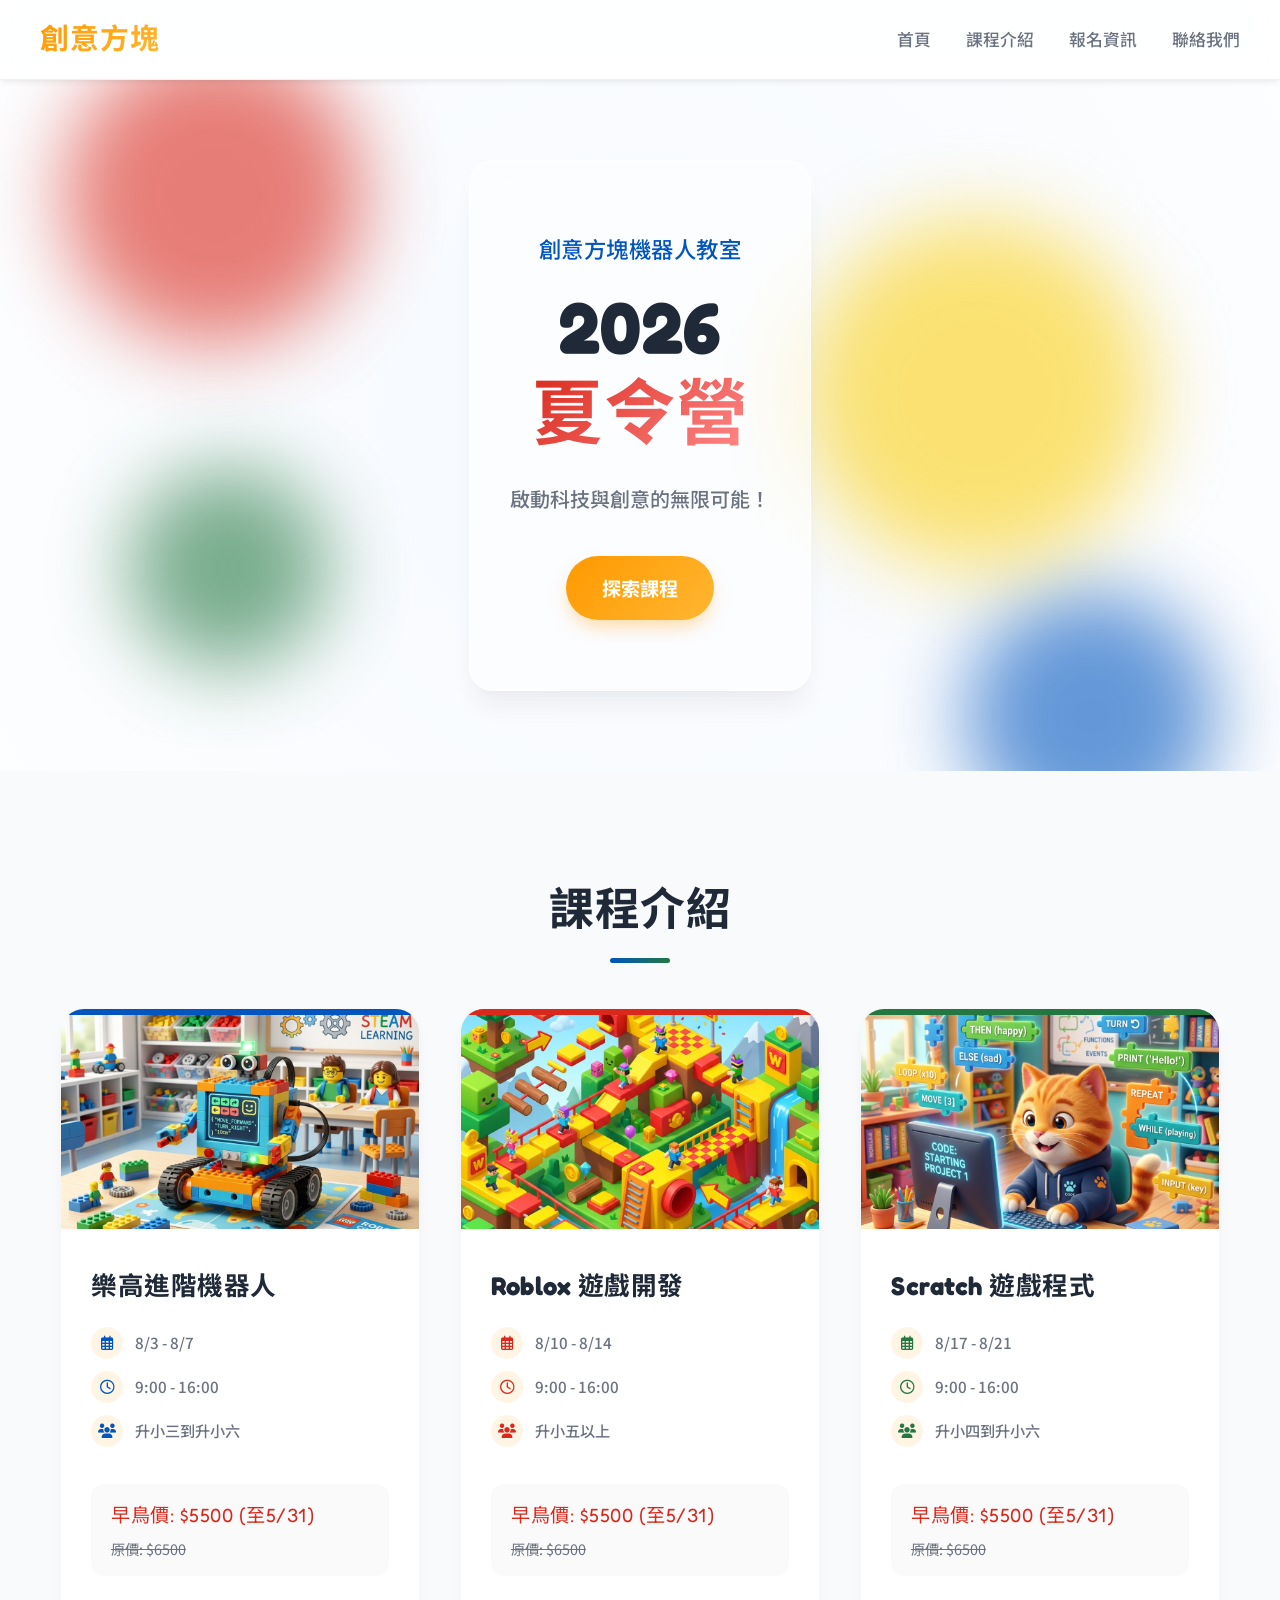
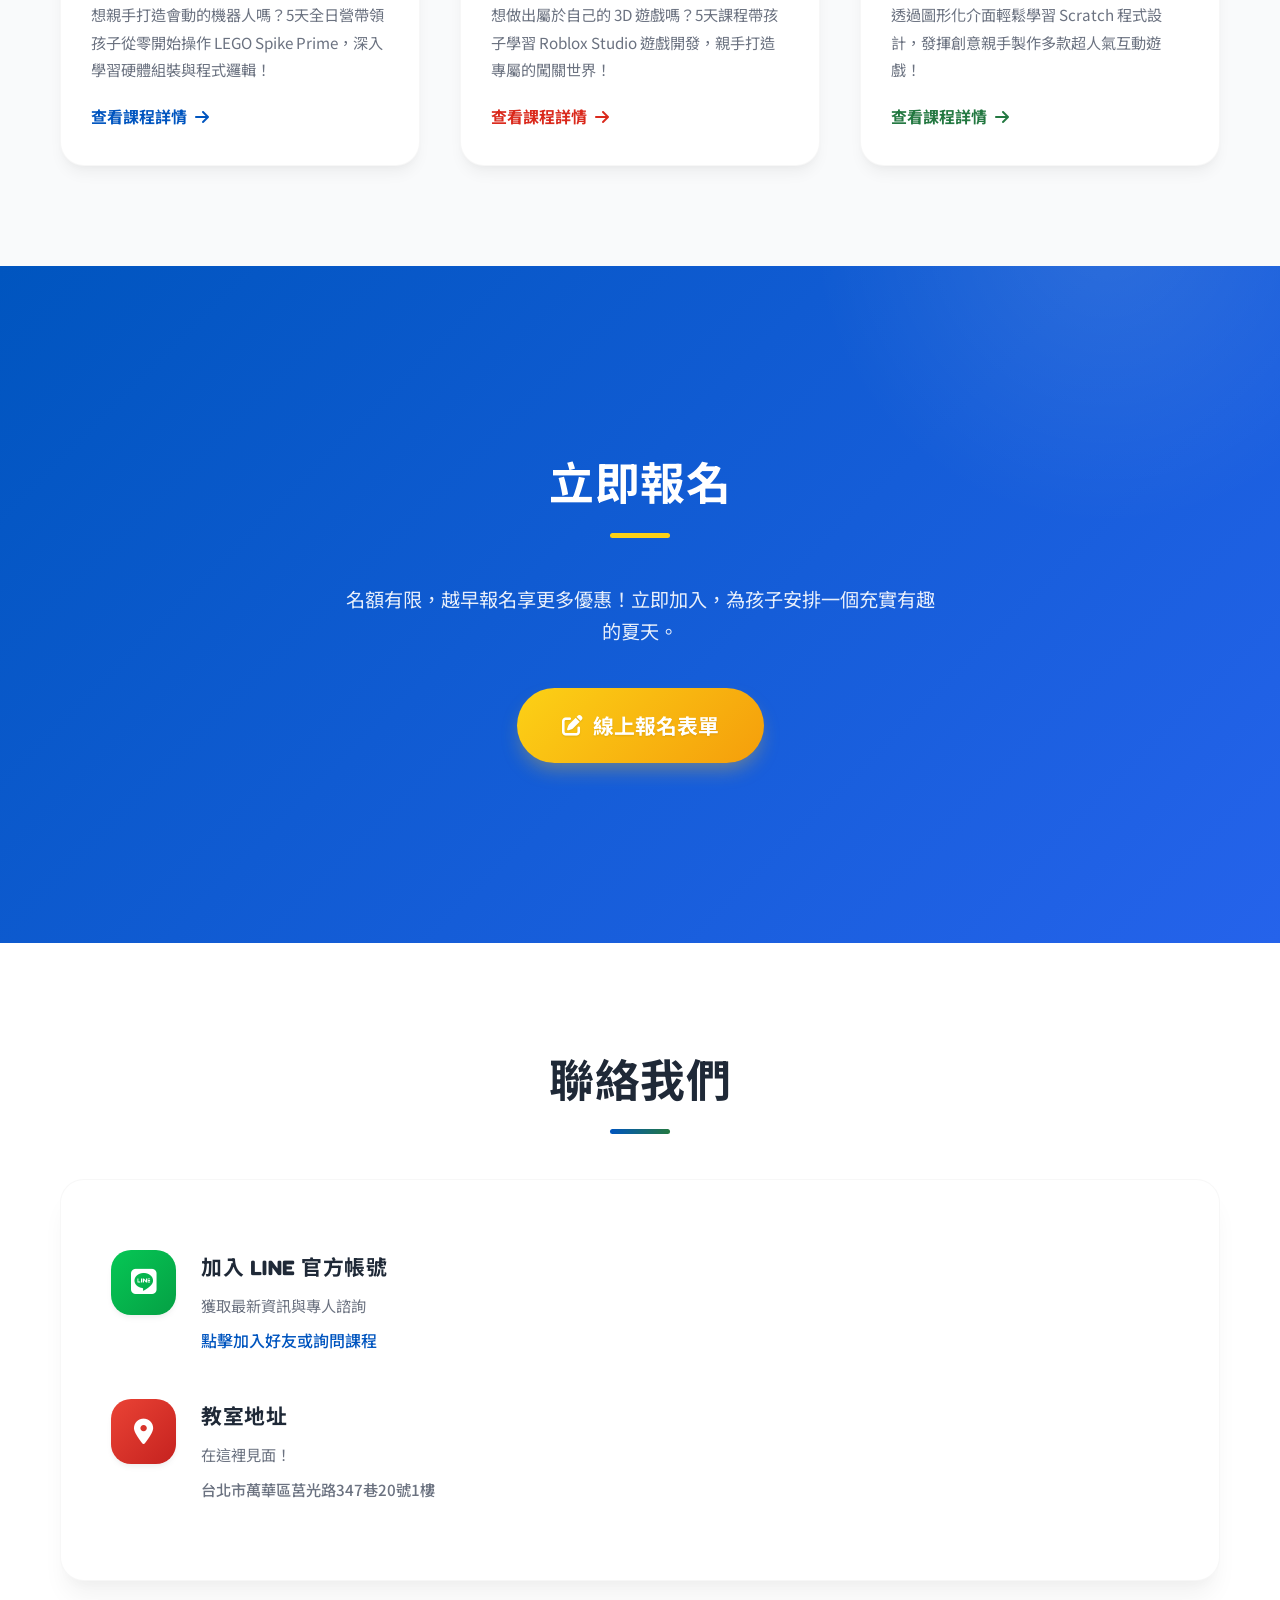
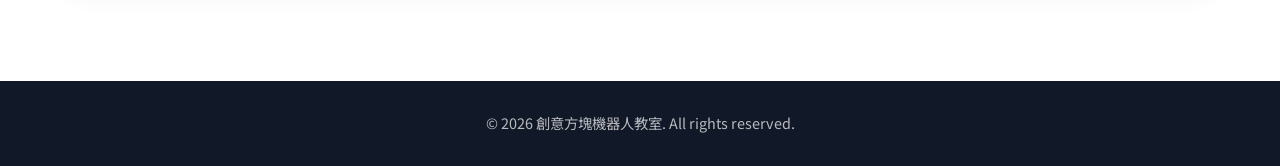
<file: index.html>
<!DOCTYPE html>
<html lang="zh-TW">
<head>
    <meta charset="UTF-8">
    <meta name="viewport" content="width=device-width, initial-scale=1.0">
    <title>創意方塊機器人教室 - 2026夏令營</title>
    <link rel="stylesheet" href="style.css">
    <link href="https://fonts.googleapis.com/css2?family=Fredoka+One&family=Noto+Sans+TC:wght@400;700;900&display=swap" rel="stylesheet">
    <link rel="stylesheet" href="https://cdnjs.cloudflare.com/ajax/libs/font-awesome/6.4.0/css/all.min.css">
    <!-- Meta details for SEO -->
    <meta name="description" content="創意方塊機器人教室 2026夏令營，提供樂高進階機器人、Roblox遊戲開發、Scratch遊戲程式等多豐富活動。">
    <!-- Facebook Pixel Code -->
    <script>
    !function(f,b,e,v,n,t,s)
    {if(f.fbq)return;n=f.fbq=function(){n.callMethod?
    n.callMethod.apply(n,arguments):n.queue.push(arguments)};
    if(!f._fbq)f._fbq=n;n.push=n;n.loaded=!0;n.version='2.0';
    n.queue=[];t=b.createElement(e);t.async=!0;
    t.src=v;s=b.getElementsByTagName(e)[0];
    s.parentNode.insertBefore(t,s)}(window,document,'script',
    'https://connect.facebook.net/en_US/fbevents.js');
     fbq('init', '1451140042361898'); 
    fbq('track', 'PageView');
    </script>
    <noscript>
     <img height="1" width="1" style="display:none"
    src="https://www.facebook.com/tr?id=1451140042361898&ev=PageView&noscript=1"/>
    </noscript>
    <!-- End Facebook Pixel Code -->
</head>
<body>

    <!-- Sticky Navigation -->
    <nav class="navbar">
        <div class="nav-container">
            <h1 class="logo">創意方塊</h1>
            <ul class="nav-links">
                <li><a href="#home">首頁</a></li>
                <li><a href="#courses">課程介紹</a></li>
                <li><a href="#register">報名資訊</a></li>
                <li><a href="#contact">聯絡我們</a></li>
            </ul>
        </div>
    </nav>

    <!-- Hero Section -->
    <section id="home" class="hero">
        <div class="hero-content">
            <h2 class="subtitle">創意方塊機器人教室</h2>
            <h1 class="title">2026<br><span>夏令營</span></h1>
            <p class="tagline">啟動科技與創意的無限可能！</p>
            <a href="#courses" class="btn btn-primary btn-large">探索課程</a>
        </div>
        <!-- Decorative Lego Bricks -->
        <div class="brick brick-red brick-1"></div>
        <div class="brick brick-blue brick-2"></div>
        <div class="brick brick-yellow brick-3"></div>
        <div class="brick brick-green brick-4"></div>
    </section>

    <!-- Courses Section -->
    <section id="courses" class="courses">
        <div class="section-container">
            <h2 class="section-title">課程介紹</h2>
            
            <div class="cards-grid">
                <!-- Course 1 -->
                <a href="course-robotics.html" class="course-card card-blue">
                    <div class="card-img-wrapper" id="img-robotics">
                        <img src="images/robotics.png" alt="樂高進階機器人">
                    </div>
                    <div class="card-content">
                        <h3>樂高進階機器人</h3>
                        <ul class="course-info">
                            <li><i class="fa-regular fa-calendar-days"></i> 8/3 - 8/7</li>
                            <li><i class="fa-regular fa-clock"></i> 9:00 - 16:00</li>
                            <li><i class="fa-solid fa-users"></i> 升小三到升小六</li>
                        </ul>
                        <div class="price">
                            <span class="early-bird">早鳥價: $5500 (至5/31)</span>
                            <span class="original">原價: $6500</span>
                        </div>
                        <p class="description">
                            想親手打造會動的機器人嗎？5天全日營帶領孩子從零開始操作 LEGO Spike Prime，深入學習硬體組裝與程式邏輯！
                        </p>
                        <div class="card-action">查看課程詳情 <i class="fa-solid fa-arrow-right"></i></div>
                    </div>
                </a>

                <!-- Course 2 -->
                <a href="course-roblox.html" class="course-card card-red">
                    <div class="card-img-wrapper" id="img-roblox">
                        <img src="images/roblox.png" alt="Roblox 遊戲開發">
                    </div>
                    <div class="card-content">
                        <h3>Roblox 遊戲開發</h3>
                        <ul class="course-info">
                            <li><i class="fa-regular fa-calendar-days"></i> 8/10 - 8/14</li>
                            <li><i class="fa-regular fa-clock"></i> 9:00 - 16:00</li>
                            <li><i class="fa-solid fa-users"></i> 升小五以上</li>
                        </ul>
                        <div class="price">
                            <span class="early-bird">早鳥價: $5500 (至5/31)</span>
                            <span class="original">原價: $6500</span>
                        </div>
                        <p class="description">
                            想做出屬於自己的 3D 遊戲嗎？5天課程帶孩子學習 Roblox Studio 遊戲開發，親手打造專屬的闖關世界！
                        </p>
                        <div class="card-action">查看課程詳情 <i class="fa-solid fa-arrow-right"></i></div>
                    </div>
                </a>

                <!-- Course 3 -->
                <a href="course-scratch.html" class="course-card card-green">
                    <div class="card-img-wrapper" id="img-scratch">
                        <img src="images/scratch.png" alt="Scratch 遊戲程式">
                    </div>
                    <div class="card-content">
                        <h3>Scratch 遊戲程式</h3>
                        <ul class="course-info">
                            <li><i class="fa-regular fa-calendar-days"></i> 8/17 - 8/21</li>
                            <li><i class="fa-regular fa-clock"></i> 9:00 - 16:00</li>
                            <li><i class="fa-solid fa-users"></i> 升小四到升小六</li>
                        </ul>
                        <div class="price">
                            <span class="early-bird">早鳥價: $5500 (至5/31)</span>
                            <span class="original">原價: $6500</span>
                        </div>
                        <p class="description">
                            透過圖形化介面輕鬆學習 Scratch 程式設計，發揮創意親手製作多款超人氣互動遊戲！
                        </p>
                        <div class="card-action">查看課程詳情 <i class="fa-solid fa-arrow-right"></i></div>
                    </div>
                </a>

            </div>
        </div>
    </section>

    <!-- Registration Section -->
    <section id="register" class="register">
        <div class="section-container text-center">
            <h2 class="section-title">立即報名</h2>
            <p>名額有限，越早報名享更多優惠！立即加入，為孩子安排一個充實有趣的夏天。</p>
            <a href="https://forms.gle/Cyem3i9cvwZY5Ler5" target="_blank" rel="noopener noreferrer" class="btn btn-yellow btn-jumbo pulse-animation">
                <i class="fa-solid fa-pen-to-square"></i> 線上報名表單
            </a>
        </div>
    </section>

    <!-- Contact Section -->
    <section id="contact" class="contact">
        <div class="section-container">
            <h2 class="section-title">聯絡我們</h2>
            
            <div class="contact-grid">
                <div class="contact-info">
                    <div class="info-item">
                        <div class="icon-wrapper bg-green">
                            <i class="fa-brands fa-line"></i>
                        </div>
                        <div>
                            <h4>加入 LINE 官方帳號</h4>
                            <p>獲取最新資訊與專人諮詢</p>
                            <a href="https://lin.ee/r2JlDBU" target="_blank" class="contact-link">點擊加入好友或詢問課程</a>
                        </div>
                    </div>
                    
                    <div class="info-item">
                        <div class="icon-wrapper bg-red">
                            <i class="fa-solid fa-location-dot"></i>
                        </div>
                        <div>
                            <h4>教室地址</h4>
                            <p>在這裡見面！</p>
                            <p class="address-text">台北市萬華區莒光路347巷20號1樓</p>
                        </div>
                    </div>
                </div>

                <!-- Google Map Embed -->
                <div class="map-container">
                    <iframe 
                        src="https://maps.google.com/maps?q=台北市萬華區莒光路347巷20號1樓&t=&z=15&ie=UTF8&iwloc=&output=embed" 
                        width="100%" 
                        height="300" 
                        style="border:0;" 
                        allowfullscreen="" 
                        loading="lazy" 
                        referrerpolicy="no-referrer-when-downgrade">
                    </iframe>
                </div>
            </div>
        </div>
    </section>

    <footer class="footer">
        <p>&copy; 2026 創意方塊機器人教室. All rights reserved.</p>
    </footer>

    <script src="script.js"></script>
</body>
</html>
</file>
<file: style.css>
@import url('https://fonts.googleapis.com/css2?family=Fredoka+One&family=Noto+Sans+TC:wght@400;500;700;900&display=swap');

:root {
    --primary-color: #FF9900;
    --primary-light: rgba(255, 153, 0, 0.1);

    /* Classic Vibrant Lego Colors */
    --lego-red: #da291c;
    --lego-blue: #0055bf;
    --lego-yellow: #fcd116;
    --lego-green: #237841;
    --lego-white: #FFFFFF;
    
    /* Backgrounds & Text */
    --bg-light: #F9FAFB;
    --bg-white: #FFFFFF;
    --text-primary: #1F2937;
    --text-secondary: #6B7280;
    
    /* Modern Shadows */
    --shadow-sm: 0 4px 6px -1px rgba(0, 0, 0, 0.05), 0 2px 4px -1px rgba(0, 0, 0, 0.03);
    --shadow-md: 0 10px 15px -3px rgba(0, 0, 0, 0.05), 0 4px 6px -2px rgba(0, 0, 0, 0.025);
    --shadow-lg: 0 20px 25px -5px rgba(0, 0, 0, 0.05), 0 10px 10px -5px rgba(0, 0, 0, 0.02);
    --shadow-hover: 0 25px 35px -5px rgba(0, 0, 0, 0.1), 0 15px 15px -5px rgba(0, 0, 0, 0.05);
    
    --border-radius-main: 24px;
    --border-radius-sm: 12px;
}

* {
    margin: 0;
    padding: 0;
    box-sizing: border-box;
}

body {
    font-family: 'Noto Sans TC', sans-serif;
    background-color: var(--bg-light);
    color: var(--text-primary);
    line-height: 1.7;
    overflow-x: hidden;
    -webkit-font-smoothing: antialiased;
}

h1, h2, h3, h4, .logo, .early-bird {
    font-family: 'Fredoka One', 'Noto Sans TC', sans-serif;
    letter-spacing: 0.5px;
}

/* Typography Utility */
.text-center { text-align: center; }

/* Sticky Navigation (Glassmorphism) */
.navbar {
    position: sticky;
    top: 0;
    background: rgba(255, 255, 255, 0.85);
    backdrop-filter: blur(12px);
    -webkit-backdrop-filter: blur(12px);
    z-index: 1000;
    padding: 15px 20px;
    border-bottom: 1px solid rgba(0,0,0,0.05);
    box-shadow: var(--shadow-sm);
}

.nav-container {
    max-width: 1200px;
    margin: 0 auto;
    display: flex;
    justify-content: space-between;
    align-items: center;
}

.logo {
    font-size: 1.8rem;
    color: var(--lego-red);
    letter-spacing: 1px;
    background: linear-gradient(135deg, var(--primary-color), #FFB732);
    -webkit-background-clip: text;
    -webkit-text-fill-color: transparent;
}

.nav-links {
    list-style: none;
    display: flex;
    gap: 35px;
}

.nav-links li a {
    text-decoration: none;
    color: var(--text-secondary);
    font-weight: 500;
    font-size: 1.05rem;
    position: relative;
    transition: color 0.3s ease;
}

.nav-links li a:hover {
    color: var(--lego-blue);
}

.nav-links li a::after {
    content: '';
    position: absolute;
    width: 0;
    height: 3px;
    bottom: -6px;
    left: 50%;
    transform: translateX(-50%);
    background-color: var(--lego-blue);
    border-radius: 3px;
    transition: width 0.3s ease;
}

.nav-links li a:hover::after {
    width: 100%;
}

/* Master Button Style */
.btn {
    display: inline-flex;
    align-items: center;
    justify-content: center;
    gap: 10px;
    padding: 14px 28px;
    border-radius: 50px;
    text-decoration: none;
    font-family: 'Noto Sans TC', sans-serif;
    font-weight: 700;
    font-size: 1.1rem;
    cursor: pointer;
    border: none;
    transition: all 0.3s cubic-bezier(0.4, 0, 0.2, 1);
}

.btn-primary { 
    background: linear-gradient(135deg, var(--primary-color) 0%, #FFB732 100%); 
    color: var(--lego-white); 
    box-shadow: 0 10px 20px -5px rgba(255, 153, 0, 0.4);
}
.btn-primary:hover {
    transform: translateY(-3px);
    box-shadow: 0 15px 25px -5px rgba(255, 153, 0, 0.5);
}

.btn-yellow { 
    background: linear-gradient(135deg, var(--lego-yellow) 0%, #F59E0B 100%); 
    color: var(--lego-white);
    text-shadow: 0px 1px 2px rgba(0,0,0,0.1);
    box-shadow: 0 10px 20px -5px rgba(251, 191, 36, 0.4);
}
.btn-yellow:hover {
    transform: translateY(-3px);
    box-shadow: 0 15px 25px -5px rgba(251, 191, 36, 0.5);
}

.btn-large { padding: 16px 36px; font-size: 1.2rem; }
.btn-jumbo { padding: 20px 45px; font-size: 1.3rem; }

/* Pulse Animation for CTA */
@keyframes pulse {
    0% { transform: scale(1); box-shadow: 0 10px 20px -5px rgba(251, 191, 36, 0.4); }
    50% { transform: scale(1.05); box-shadow: 0 15px 30px -5px rgba(251, 191, 36, 0.6); }
    100% { transform: scale(1); box-shadow: 0 10px 20px -5px rgba(251, 191, 36, 0.4); }
}

.pulse-animation {
    animation: pulse 2s infinite cubic-bezier(0.4, 0, 0.2, 1);
}

/* Sections Global */
.section-container {
    max-width: 1200px;
    margin: 0 auto;
    padding: 100px 20px;
}

.section-title {
    text-align: center;
    font-size: 2.8rem;
    margin-bottom: 60px;
    color: var(--text-primary);
    position: relative;
}

.section-title::after {
    content: '';
    position: absolute;
    width: 60px;
    height: 5px;
    background: linear-gradient(90deg, var(--lego-blue), var(--lego-green));
    bottom: -15px;
    left: 50%;
    transform: translateX(-50%);
    border-radius: 5px;
}

/* Hero Section */
.hero {
    position: relative;
    background-color: var(--bg-white);
    padding: 80px 20px;
    text-align: center;
    overflow: hidden;
    display: flex;
    justify-content: center;
    align-items: center;
}

.hero::before {
    content: '';
    position: absolute;
    top: 50%;
    left: 50%;
    transform: translate(-50%, -50%);
    width: 150vw;
    height: 150vw;
    background: radial-gradient(circle, rgba(59, 130, 246, 0.05) 0%, rgba(255, 255, 255, 0) 70%);
    z-index: 0;
    pointer-events: none;
}

.hero-content {
    position: relative;
    z-index: 10;
    max-width: 800px;
    margin: 0 auto;
    background: rgba(255, 255, 255, 0.6);
    backdrop-filter: blur(20px);
    -webkit-backdrop-filter: blur(20px);
    padding: 70px 40px;
    border-radius: var(--border-radius-main);
    box-shadow: var(--shadow-lg);
    border: 1px solid rgba(255,255,255,0.8);
}

.hero .subtitle {
    font-size: 1.4rem;
    color: var(--lego-blue);
    margin-bottom: 15px;
    font-weight: 500;
}

.hero .title {
    font-size: 4.5rem;
    line-height: 1.2;
    margin-bottom: 25px;
    color: var(--text-primary);
}

.hero .title span {
    background: linear-gradient(135deg, var(--lego-red), #FF8A8A);
    -webkit-background-clip: text;
    -webkit-text-fill-color: transparent;
}

.hero .tagline {
    font-size: 1.25rem;
    font-weight: 500;
    margin-bottom: 40px;
    color: var(--text-secondary);
}

/* Decorative Orbs (Reused .brick class for easy HTML integration) */
.brick {
    position: absolute;
    border-radius: 50%;
    filter: blur(40px);
    opacity: 0.6;
    z-index: 1;
    animation: float 8s ease-in-out infinite;
}

.brick::before, .brick::after { display: none; }

.brick-red { background-color: var(--lego-red); width: 300px; height: 300px; }
.brick-blue { background-color: var(--lego-blue); width: 250px; height: 250px; }
.brick-yellow { background-color: var(--lego-yellow); width: 350px; height: 350px; }
.brick-green { background-color: var(--lego-green); width: 200px; height: 200px; }

.brick-1 { top: -5%; left: 5%; animation-delay: 0s; }
.brick-2 { bottom: -10%; right: 5%; animation-delay: -2s; }
.brick-3 { top: 20%; right: 10%; animation-delay: -4s; }
.brick-4 { bottom: 15%; left: 10%; animation-delay: -6s; }

@keyframes float {
    0% { transform: translateY(0) scale(1); }
    50% { transform: translateY(-30px) scale(1.05); }
    100% { transform: translateY(0) scale(1); }
}

/* Courses Section */
.courses {
    background-color: var(--bg-light);
}

.cards-grid {
    display: grid;
    grid-template-columns: repeat(auto-fit, minmax(320px, 1fr));
    gap: 40px;
}

.course-card {
    background: var(--bg-white);
    border-radius: var(--border-radius-main);
    overflow: hidden;
    box-shadow: var(--shadow-md);
    transition: all 0.4s cubic-bezier(0.4, 0, 0.2, 1);
    display: flex;
    flex-direction: column;
    border: 1px solid rgba(0,0,0,0.03);
    position: relative;
    text-decoration: none;
    cursor: pointer;
}

.course-card::before {
    content: '';
    position: absolute;
    top: 0;
    left: 0;
    width: 100%;
    height: 6px;
    z-index: 2;
}
.card-blue::before { background: var(--lego-blue); }
.card-red::before { background: var(--lego-red); }
.card-green::before { background: var(--lego-green); }

.course-card:hover {
    transform: translateY(-12px);
    box-shadow: var(--shadow-hover);
}

.card-img-wrapper {
    height: 220px;
    background-color: #f0f4f8;
    position: relative;
    overflow: hidden;
}

.card-img-wrapper img {
    width: 100%;
    height: 100%;
    object-fit: cover;
    transition: transform 0.6s cubic-bezier(0.4, 0, 0.2, 1);
}

.course-card:hover .card-img-wrapper img {
    transform: scale(1.08);
}

.card-content {
    padding: 35px 30px;
    display: flex;
    flex-direction: column;
    flex-grow: 1;
}

.card-content h3 {
    font-size: 1.6rem;
    margin-bottom: 20px;
    color: var(--text-primary);
}

.course-info {
    list-style: none;
    margin-bottom: 25px;
}

.course-info li {
    margin-bottom: 12px;
    display: flex;
    align-items: center;
    gap: 12px;
    color: var(--text-secondary);
    font-size: 0.95rem;
    font-weight: 500;
}

.course-info i {
    width: 32px;
    height: 32px;
    display: flex;
    justify-content: center;
    align-items: center;
    background: var(--primary-light);
    border-radius: 50%;
    color: var(--text-primary);
    font-size: 0.9rem;
}

.card-blue .course-info i { color: var(--lego-blue); background: var(--primary-light); }
.card-red .course-info i { color: var(--lego-red); background: var(--primary-light); }
.card-green .course-info i { color: var(--lego-green); background: var(--primary-light); }

.price {
    background: rgba(0,0,0,0.02);
    padding: 15px 20px;
    border-radius: var(--border-radius-sm);
    margin-bottom: 25px;
    display: flex;
    flex-direction: column;
    gap: 5px;
}

.early-bird {
    color: var(--lego-red);
    font-size: 1.2rem;
}

.original {
    text-decoration: line-through;
    color: var(--text-secondary);
    font-size: 0.9rem;
}

.description {
    color: var(--text-secondary);
    font-size: 0.95rem;
    flex-grow: 1;
    line-height: 1.8;
}

.card-action {
    margin-top: 20px;
    font-weight: 700;
    font-size: 1rem;
    display: flex;
    align-items: center;
    gap: 8px;
    transition: gap 0.3s ease;
}

.course-card:hover .card-action {
    gap: 12px;
}

.card-blue .card-action { color: var(--lego-blue); }
.card-red .card-action { color: var(--lego-red); }
.card-green .card-action { color: var(--lego-green); }

/* Registration Section */
.register {
    background: linear-gradient(135deg, var(--lego-blue) 0%, #2563EB 100%);
    color: var(--lego-white);
    padding: 80px 0;
    position: relative;
    overflow: hidden;
}

.register::before {
    content: '';
    position: absolute;
    top: -50%;
    right: -10%;
    width: 600px;
    height: 600px;
    background: radial-gradient(circle, rgba(255,255,255,0.1) 0%, rgba(255,255,255,0) 70%);
    border-radius: 50%;
}

.register .section-title {
    color: var(--lego-white);
}

.register .section-title::after {
    background: var(--lego-yellow);
}

.register p {
    font-size: 1.2rem;
    margin-bottom: 40px;
    opacity: 0.9;
    max-width: 600px;
    margin-left: auto;
    margin-right: auto;
    text-align: center;
}

/* Contact Section */
.contact {
    background-color: var(--bg-white);
}

.contact-grid {
    display: grid;
    grid-template-columns: 1fr 1fr;
    gap: 0;
    background: var(--bg-white);
    border-radius: var(--border-radius-main);
    box-shadow: var(--shadow-lg);
    overflow: hidden;
    border: 1px solid rgba(0,0,0,0.03);
}

.contact-info {
    padding: 60px 50px;
    display: flex;
    flex-direction: column;
    justify-content: center;
    gap: 45px;
}

.info-item {
    display: flex;
    align-items: flex-start;
    gap: 25px;
}

.icon-wrapper {
    width: 65px;
    height: 65px;
    border-radius: 20px;
    display: flex;
    justify-content: center;
    align-items: center;
    font-size: 1.6rem;
    color: var(--lego-white);
    flex-shrink: 0;
    box-shadow: var(--shadow-sm);
}

.bg-green { background: linear-gradient(135deg, #06C755, #05A044); }
.bg-red { background: linear-gradient(135deg, #EA4335, #C5221F); }

.info-item h4 {
    font-size: 1.3rem;
    margin-bottom: 8px;
    color: var(--text-primary);
}

.info-item p {
    color: var(--text-secondary);
    margin-bottom: 8px;
    font-size: 0.95rem;
}

/* Schedule Table */
.schedule-container {
    margin-top: 60px;
    margin-bottom: 20px;
    overflow-x: auto;
    border-radius: var(--border-radius-sm);
    box-shadow: var(--shadow-sm);
    border: 1px solid rgba(0,0,0,0.05);
}

.schedule-table {
    width: 100%;
    table-layout: fixed;
    border-collapse: collapse;
    min-width: 650px;
    background: var(--bg-white);
}

.schedule-table th, .schedule-table td {
    padding: 15px;
    border: 1px solid rgba(0,0,0,0.05);
    font-size: 0.95rem;
}

.schedule-table th {
    background-color: #F3F4F6;
    color: var(--text-primary);
    font-weight: 700;
    text-align: center;
}

.schedule-table td {
    color: var(--text-secondary);
    text-align: left;
    vertical-align: top;
}

.schedule-table .time-col {
    font-weight: 700;
    color: var(--text-primary);
    background-color: #F9FAFB;
    width: 60px;
    padding: 15px 10px;
    text-align: center;
    vertical-align: middle;
}

.schedule-table .break-row td {
    background-color: #F9FAFB;
    font-weight: 700;
    letter-spacing: 2px;
    color: var(--text-primary);
    padding: 10px;
    text-align: center;
    vertical-align: middle;
}

.contact-link, .address-text {
    font-weight: 500;
    color: var(--lego-blue);
    text-decoration: none;
    font-size: 1rem;
    display: inline-block;
}

.contact-link:hover {
    text-decoration: underline;
}

.address-text {
    color: var(--text-primary);
}

.map-container {
    height: 100%;
    min-height: 400px;
}

.map-container iframe {
    width: 100%;
    height: 100%;
    filter: grayscale(10%) contrast(1.05);
}

/* Footer */
.footer {
    background-color: #111827;
    color: rgba(255,255,255,0.7);
    text-align: center;
    padding: 30px 20px;
    font-size: 0.9rem;
}

/* Responsive */
@media (max-width: 992px) {
    .contact-grid {
        grid-template-columns: 1fr;
    }
    .map-container {
        border-top: 1px solid rgba(0,0,0,0.05);
    }
    .hero .title {
        font-size: 3.5rem;
    }
}

@media (max-width: 768px) {
    .hero {
        padding: 100px 20px;
    }
    .nav-links {
        display: none;
    }
    .hero-content {
        padding: 40px 25px;
    }
    .hero .title {
        font-size: 2.8rem;
    }
    .section-title {
        font-size: 2.2rem;
    }
    .contact-info {
        padding: 40px 30px;
    }
    .brick { display: none; }
}

.course-logistics {
    background: #F9FAFB;
    border-radius: var(--border-radius-main);
    padding: 30px;
    margin-top: 40px;
    margin-bottom: 40px;
    border-left: 5px solid var(--lego-blue);
}
.course-logistics h4 {
    color: var(--text-primary);
    font-size: 1.15rem;
    margin-bottom: 15px;
    margin-top: 25px;
}
.course-logistics h4:first-child {
    margin-top: 0;
}
.course-logistics h4 i {
    margin-right: 10px;
}
.course-logistics p {
    color: var(--text-secondary);
    line-height: 1.8;
    margin-bottom: 0;
    font-size: 1.05rem;
}
.warning-text {
    color: #e63946 !important;
    font-size: 0.95rem !important;
    margin-top: 15px !important;
    background: rgba(230, 57, 70, 0.05);
    padding: 12px 18px;
    border-radius: 8px;
    display: inline-block;
}


/* Mobile Responsive Course Schedule Improvements */
.tab-scroll-hint {
    display: none;
}

@media (max-width: 600px) {
    .tab-scroll-hint {
        display: flex;
        justify-content: center;
        align-items: center;
        color: var(--text-secondary);
        font-size: 0.95rem;
        margin-bottom: 15px;
        background: rgba(255, 153, 0, 0.1);
        padding: 8px 16px;
        border-radius: 50px;
        width: fit-content;
        margin-left: auto;
        margin-right: auto;
        font-weight: 500;
    }
    .tab-scroll-hint i {
        color: var(--primary-color);
        font-size: 1.1rem;
    }
    .tab-scroll-hint i.fa-angles-left {
        margin-right: 8px;
        animation: swipeLeft 1.5s infinite ease-in-out;
    }
    .tab-scroll-hint i.fa-angles-right {
        margin-left: 8px;
        animation: swipeRight 1.5s infinite ease-in-out;
    }
}

@keyframes swipeLeft {
    0%, 100% { transform: translateX(0); }
    50% { transform: translateX(-5px); }
}
@keyframes swipeRight {
    0%, 100% { transform: translateX(0); }
    50% { transform: translateX(5px); }
}

@media (max-width: 850px) {
    .mobile-scroll-hint { display: block; }
    .schedule-container {
        margin-top: 10px !important;
        -webkit-overflow-scrolling: touch;
        box-shadow: none;
        border-right: 1px solid rgba(0,0,0,0.05); /* helps define edge during scrolling */
    }
    .schedule-table {
        min-width: 750px; 
    }
    .course-logistics {
        padding: 20px;
        margin-top: 30px;
        margin-bottom: 30px;
    }
    .course-logistics h4 {
        font-size: 1.1rem;
    }
    .course-logistics p {
        font-size: 1rem;
    }
}


/* Layout blowout fix for mobile tables */
.content-grid,
.course-article,
.schedule-container {
    min-width: 0;
    max-width: 100%;
}


/* ULTIMATE MOBILE BLOWOUT FIX */
html, body {
    overflow-x: hidden;
    max-width: 100vw;
}

body.course-page, 
.course-detail,
.content-grid,
.course-article,
.schedule-container {
    min-width: 0 !important;
    max-width: 100vw !important;
}

.course-detail {
    width: 100%;
}

.course-article {
    width: 100%;
    overflow-x: hidden; /* Clamp any leakage escaping from schedule-table */
}

/* Ensure the table container handles its own scrolling bounded to 100vw minus paddings */
.schedule-container {
    width: 100%;
    overflow-x: auto !important;
    -webkit-overflow-scrolling: touch;
}

/* Ensure hero image scales correctly without blowing out */
.hero-img {
    max-width: 100%;
}


/* Modern Tabs System */
.modern-tabs {
    margin-top: 30px;
    background: #fff;
    border-radius: 12px;
    box-shadow: 0 4px 15px rgba(0,0,0,0.05);
    border: 1px solid rgba(0,0,0,0.05);
    overflow: hidden;
}

.tab-nav {
    display: flex;
    background: #F9FAFB;
    border-bottom: 2px solid var(--primary-color);
    overflow-x: auto;
    -webkit-overflow-scrolling: touch;
    white-space: nowrap;
}

/* Hide scrollbar for a cleaner look */
.tab-nav::-webkit-scrollbar {
    display: none;
}
.tab-nav {
    -ms-overflow-style: none;
    scrollbar-width: none;
}

.tab-btn {
    padding: 16px 24px;
    cursor: pointer;
    border: none;
    background: transparent;
    color: var(--text-secondary);
    font-size: 1.05rem;
    font-weight: 700;
    font-family: inherit;
    transition: all 0.3s ease;
    flex-grow: 1;
    text-align: center;
    position: relative;
    border-right: 1px solid rgba(0,0,0,0.05);
}

.tab-btn:hover {
    background: rgba(0, 95, 158, 0.05);
    color: var(--primary-color);
}

.tab-btn.active {
    background: #fff;
    color: var(--primary-color);
}

.tab-btn.active::after {
    content: '';
    position: absolute;
    bottom: -2px;
    left: 0;
    width: 100%;
    height: 4px;
    background: var(--primary-color);
    border-radius: 4px 4px 0 0;
}

.tab-content {
    display: none;
    padding: 30px;
    animation: fadeIn 0.4s ease;
}

.tab-content.active {
    display: block;
}

@keyframes fadeIn {
    from { opacity: 0; transform: translateY(5px); }
    to { opacity: 1; transform: translateY(0); }
}

.time-block {
    margin-bottom: 25px;
    padding-bottom: 25px;
    border-bottom: 1px solid rgba(0,0,0,0.05);
}

.time-block:last-child {
    margin-bottom: 0;
    padding-bottom: 0;
    border-bottom: none;
}

.badge {
    display: inline-block;
    background: var(--lego-blue);
    color: white;
    padding: 4px 12px;
    border-radius: 5px;
    font-weight: 700;
    font-size: 0.9rem;
    margin-bottom: 12px;
}

.badge.afternoon {
    background: var(--lego-red);
}

.time-block h4 {
    font-size: 1.25rem;
    color: var(--text-primary);
    margin-bottom: 8px;
    margin-top: 0;
}

.time-block p {
    color: var(--text-secondary);
    line-height: 1.6;
    margin: 0;
}
</file>
